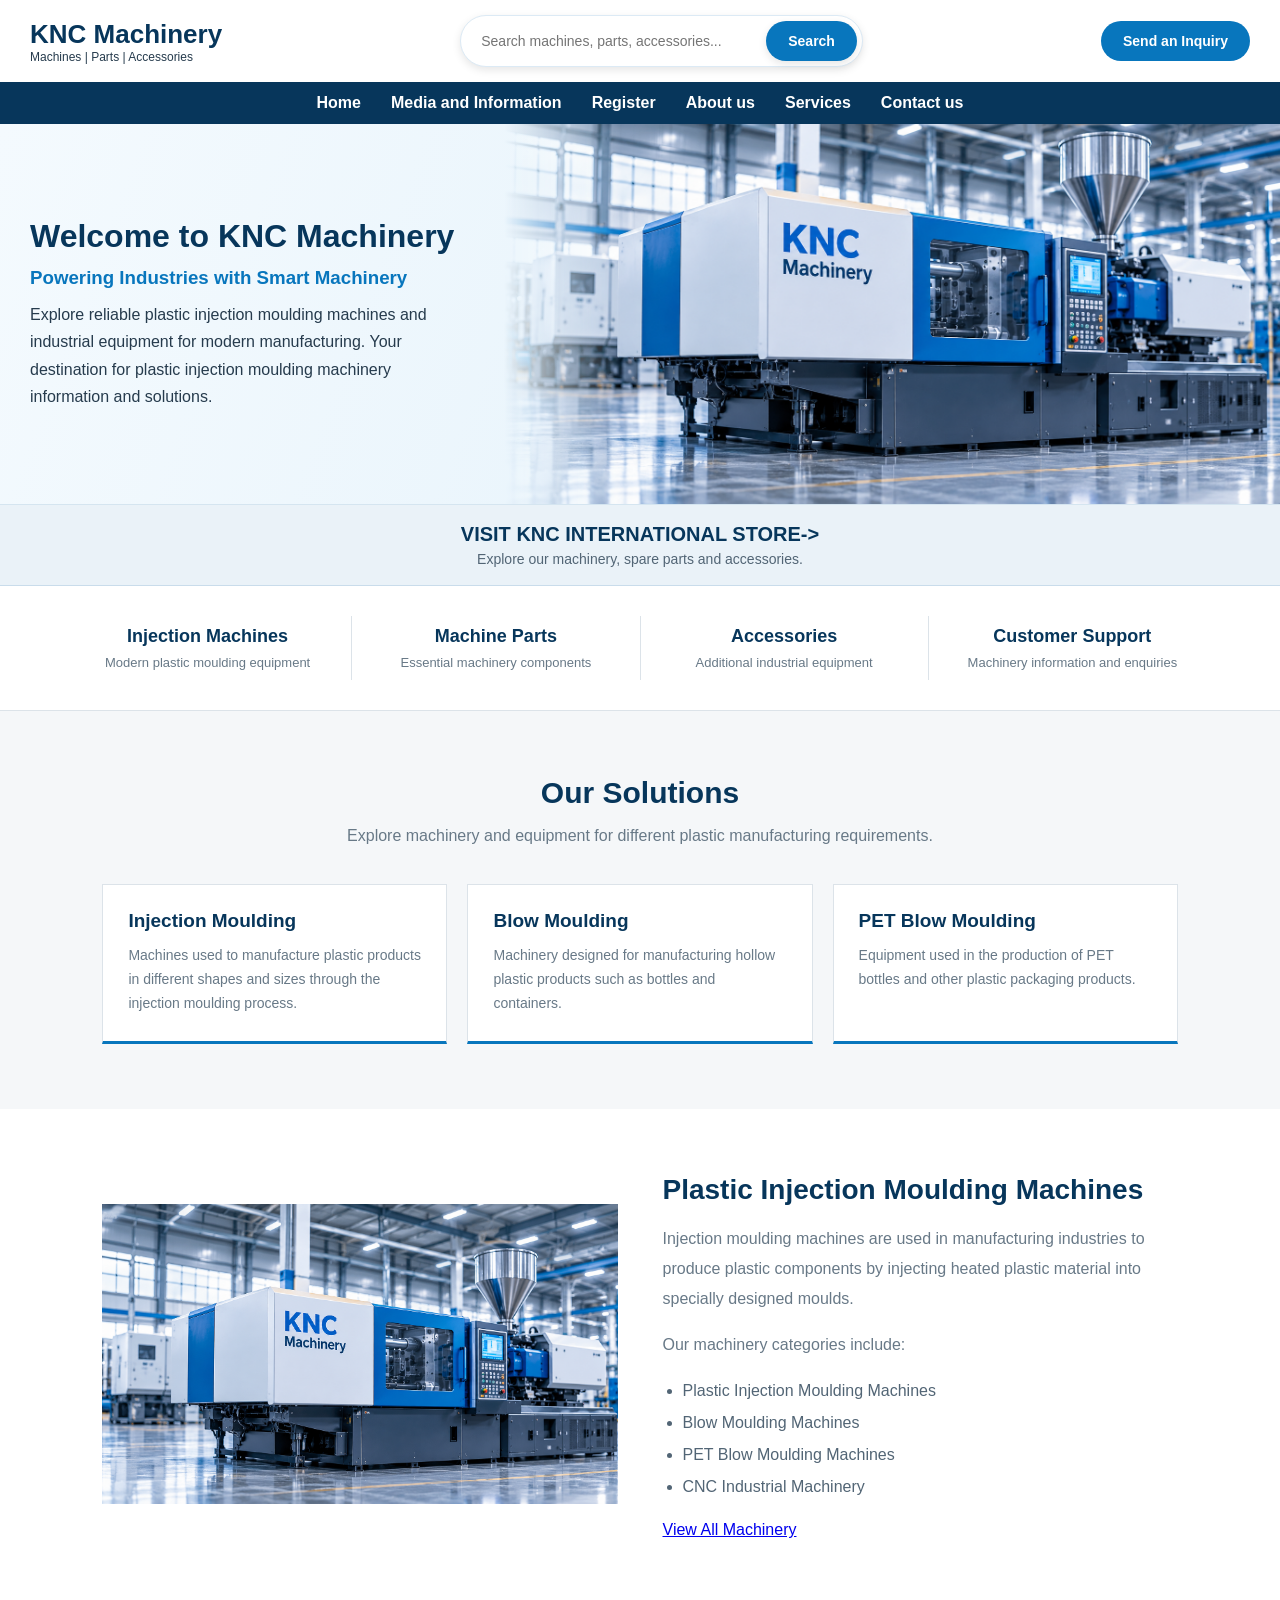
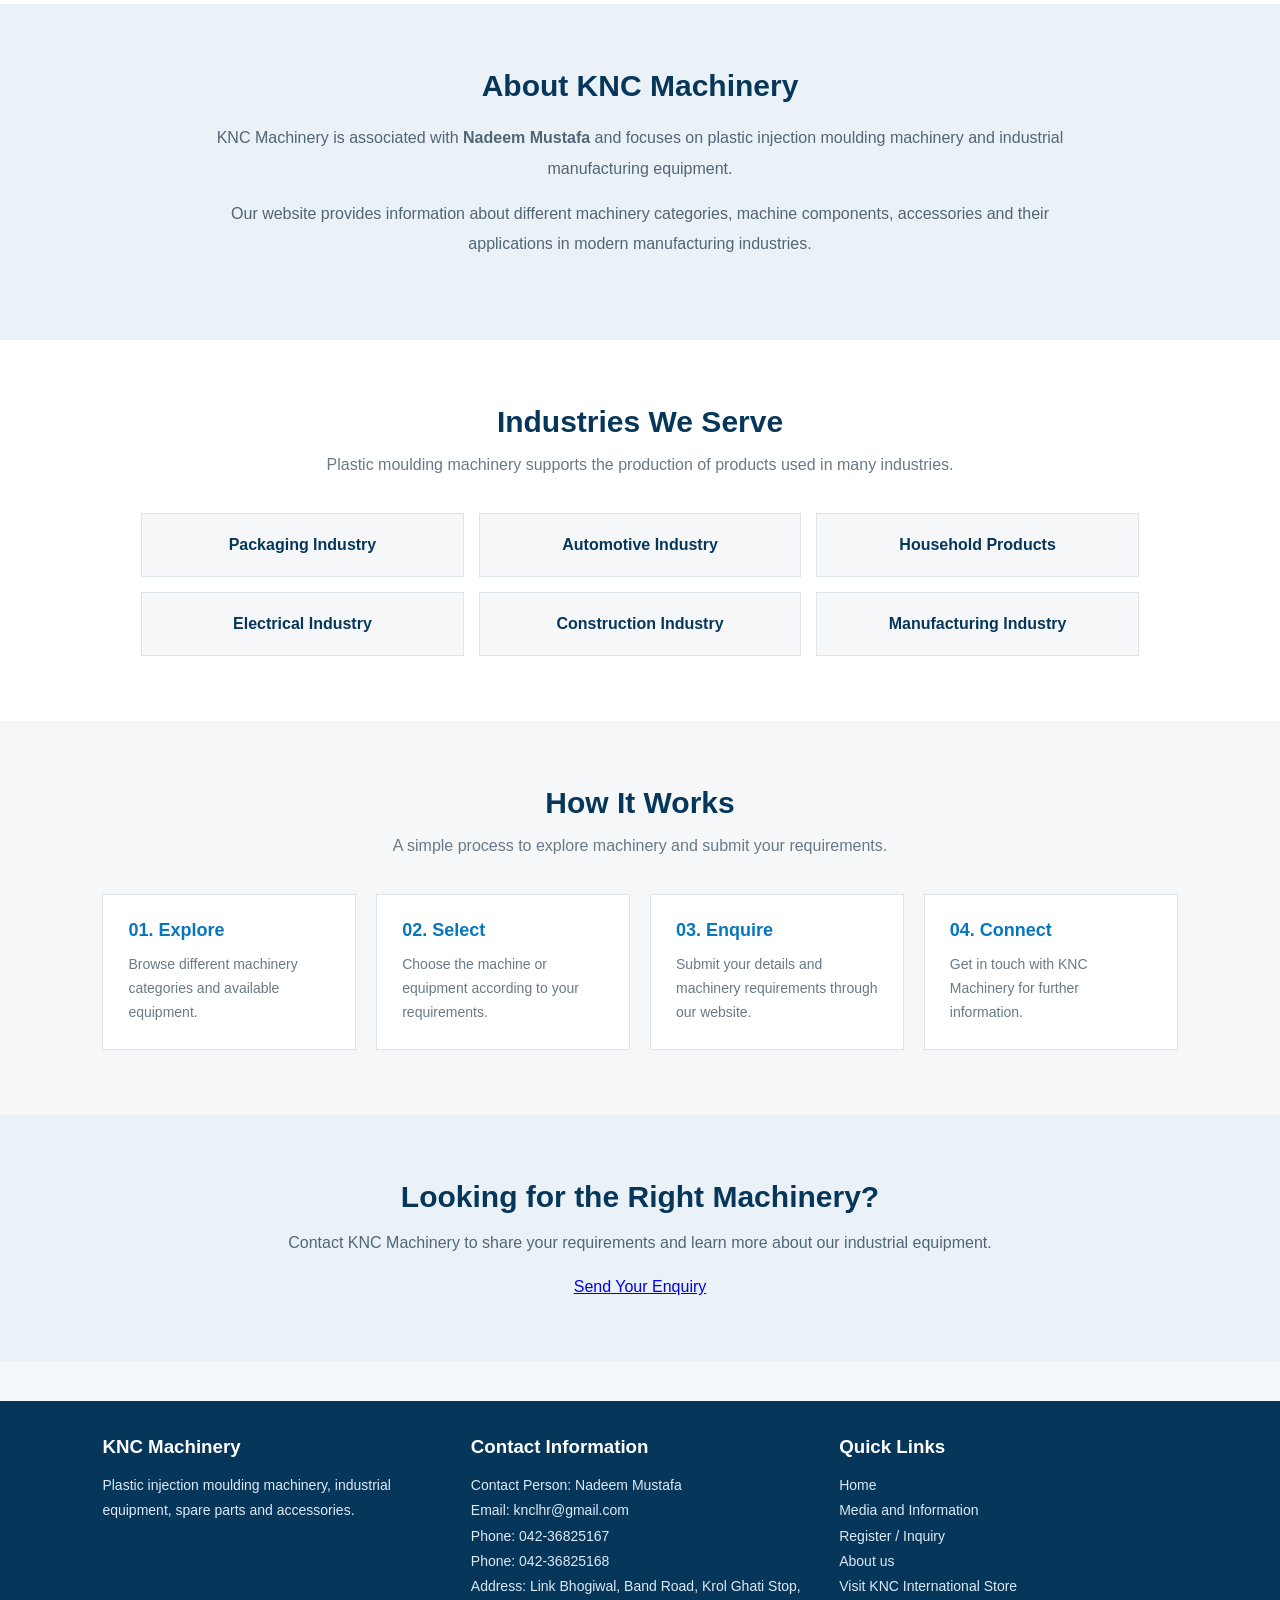
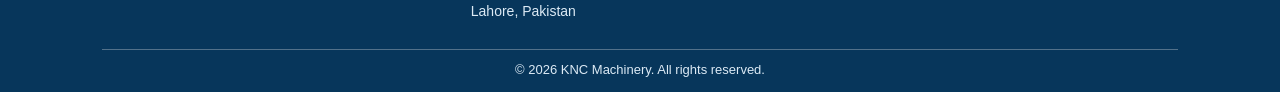
<file: index.html>
<!DOCTYPE html>
<html lang="en">
    
<head>
   <meta name="viewport" content="width=device-width, initial-scale=1.0">
    <title>KNC Machinery - Home</title>

    <style>
    *{
    margin:0;
    padding:0;
    box-sizing: border-box;
    }
    body{
    font-family: Arial, Helvetica, sans-serif;
    background-color: #F3F7FA;
    color: #263B4D;
    }
    header{
    display: flex;
    justify-content: space-between;
    align-items: center;
    padding: 15px 30px;
    background: white;
    }
    .logo h1{
    color: #07365B;
    font-size: 26px;
    }
    .logo p{
    font-size: 12px;
    color: #263B4D;
    }
   .search input {
    width: 300px;
    padding: 12px 15px;
    border: none;
    outline: none;
    background: transparent;
    font-size: 14px;
    }
    .search {
    display: flex;
    align-items: center;
    border: 1px solid #DCEAF5;
    border-radius: 30px;
    background-color: white;
    padding: 5px;
    transition: 0.3s;
    box-shadow: 0 3px 8px rgba(0, 0, 0, 0.1);
    }
    .search button {
    background-color: #0876BD;
    color: white;
    padding: 12px 22px;
    border: none;
    border-radius: 25px;
    cursor: pointer;
    font-size: 14px;
    font-weight: bold;
    transition: 0.3s;
    box-shadow: 0 3px 8px rgba(0, 0, 0, 0.1);
    } 
    .search button:hover {
    background-color: #07365B;
    transform: scale(1.05);
    }
    .search:focus-within {
    border-color: #0876BD;
    box-shadow: 0 0 8px rgba(8, 118, 189, 0.2);
    }  
    .inquiry-button {
    display: inline-block;
    background-color: #0876BD;
    color: white;
    padding: 12px 22px;
    border-radius: 25px;
    text-decoration: none;
    font-size: 14px;
    font-weight: bold;
    transition: 0.3s;
    }
    .inquiry-button:hover {
    background-color: #07365B;
    transform: scale(1.05);
    }
    nav{
    display:flex;
    justify-content:center;
    gap:30px;
    padding:12px;
    background-color: #07365B;
    text-decoration:none;
     position: sticky;
    top: 0;
    z-index: 1000;
    }
    nav a {
    color: white;
    text-decoration: none;
    font-size: 16px;
    font-weight: bold;
    transition: 0.3s;
    }
    nav a:hover {
    color: #DCEAF5;
    text-decoration: underline;
    }
    main {
    padding: 0;
    }
    .hero-section {
    display: flex;
    align-items: center;
    min-height: 350px;
    background: linear-gradient(110deg, #F4FAFE, #EAF5FC, #F7FBFE);
    overflow: hidden;
    margin-bottom: 0px;
    }
    .hero-text {
    flex: 0.8;
    padding: 30px;
    }
    .hero-text h1 {
    color: #07365B;
    font-size: 32px;
    margin-bottom: 12px;
    }
    .hero-text h3 {
    color: #0876BD;
    margin-bottom: 12px;
    }
    .hero-text p {
    color: #263B4D;
    line-height: 1.7;
    }
    .hero-image-container {
    flex: 1.4;
    height: 380px;
    }
    .main-image {
    width: 100%;
    height: 100%;
    object-fit: cover;
    object-position: center bottom;
    display: block;
    mask-image: linear-gradient(to right, transparent, black 15%);
    }
    .hero-section {
    border-bottom: 1px solid #D5E5F0;
    }
    main section:not(.hero-section):not(.highlights) {
        padding: 65px 8%;
    }
    .section-heading {
        text-align: center;
        margin-bottom: 35px;
    }
    .section-heading h2 {
        color: #07365B;
        font-size: 30px;
        margin-bottom: 12px;
    }
    .section-heading p {
        color: #687987;
        line-height: 1.7;
    }
/* OFFICIAL STORE BANNER */
.store-banner {
    background-color: #EAF2F8;
    text-align: center;
    padding: 18px;
    border-bottom: 1px solid #C9DCEB;
}

.store-banner a {
    display: inline-block;
    color: #07365B;
    font-size: 20px;
    font-weight: bold;
    text-decoration: none;
    transition: 0.3s;
}

.store-banner a:hover {
    color: #0876BD;
    text-decoration: underline;
}

.store-banner p {
    color: #526575;
    margin: 5px 0 0;
    font-size: 14px;
}
    /*highlights*/
    .highlights {
        display: flex;
        justify-content: space-around;
        background-color: white;
        padding: 30px 5%;
        border-bottom: 1px solid #DCE3E9;
    }
    .highlight {
        text-align: center;
        padding: 10px 20px;
        flex: 1;
        border-right: 1px solid #DCE3E9;
    }
    .highlight:last-child {
        border-right: none;
    }
    .highlight h3 {
        color: #07365B;
        font-size: 18px;
        margin-bottom: 8px;
    }
    .highlight p {
        color: #687987;
        font-size: 13px;
    }

    /*our solutions*/
    .solutions {
        background-color: #F5F7F9;
    }
    .solution-container {
        display: flex;
        gap: 20px;
    }
    .solution-box {
        flex: 1;
        background-color: white;
        border: 1px solid #DCE3E9;
        padding: 25px;
        border-bottom: 3px solid #0876BD;
        transition: 0.3s;
    }
    .solution-box:hover {
        border-color: #0876BD;
    }
    .solution-box h3 {
        color: #07365B;
        font-size: 19px;
        margin-bottom: 12px;
    }
    .solution-box p {
        color: #687987;
        line-height: 1.7;
        font-size: 14px;
    }
    .solution-box a {
        display: inline-block;
        color: #0876BD;
        text-decoration: none;
        font-weight: bold;
        margin-top: 18px;
        font-size: 14px;
    }

    /*machine*/
    .machinery-section {
        background-color: white;
    }
    .machine-content {
        display: flex;
        align-items: center;
        gap: 45px;
    }
    .machine-image {
        flex: 1;
    }
    .machine-image img {
        width: 100%;
        height: 300px;
        object-fit: cover;
    }
    .machine-text {
        flex: 1;
    }
    .machine-text h2 {
        color: #07365B;
        font-size: 28px;
        margin-bottom: 18px;
    }
    .machine-text p {
        color: #687987;
        line-height: 1.9;
        margin-bottom: 15px;
    }
    .machine-text ul {
        padding-left: 20px;
        line-height: 2;
        color: #526575;
    }

    /*about*/
    .about-section {
        background-color: #EAF2F8;
        text-align: center;
    }
    .about-section h2 {
        color: #07365B;
        font-size: 30px;
        margin-bottom: 20px;
    }
    .about-section p {
        max-width: 850px;
        margin: 0 auto 15px;
        line-height: 1.9;
        color: #526575;
    }

    /*induestries*/
    .industries-section {
        background-color: white;
    }
    .industry-container {
        display: flex;
        flex-wrap: wrap;
        justify-content: center;
        gap: 15px;
    }
    .industry-box {
        width: 30%;
        padding: 22px;
        text-align: center;
        background-color: #F5F7F9;
        border: 1px solid #DCE3E9;
        color: #07365B;
        font-weight: bold;
        transition: 0.3s;
    }
    .industry-box:hover {
        background-color: #EAF2F8;
        border-color: #0876BD;
    }

    /*process*/
    .process-section {
        background-color: #F5F7F9;
    }
    .process-container {
        display: flex;
        gap: 20px;
    }
    .process-box {
        flex: 1;
        background-color: white;
        padding: 25px;
        border: 1px solid #DCE3E9;
    }
    .process-box h3 {
        color: #0876BD;
        font-size: 18px;
        margin-bottom: 12px;
    }
    .process-box p {
        color: #687987;
        font-size: 14px;
        line-height: 1.7;
    }

    /* Contact Section */
    .contact-section {
        background-color: #EAF2F8;
        text-align: center;
    }
    .contact-section h2 {
        color: #07365B;
        font-size: 30px;
        margin-bottom: 15px;
    }
    .contact-section p {
        color: #526575;
        line-height: 1.8;
        margin-bottom: 20px;
    }
/* FOOTER */
footer {
    background-color: #07365B;
    color: white;
    padding: 35px 8% 15px;
    margin-top: 40px;
}
.footer-content {
    display: flex;
    justify-content: space-between;
    flex-wrap: wrap;
    gap: 30px;
}
.footer-content div {
    flex: 1 1 220px;
}
.footer-content h3 {
    color: white;
    margin-bottom: 15px;
}
.footer-content p {
    color: #DCEAF5;
    font-size: 14px;
    line-height: 1.8;
}
.footer-content a {
    color: #DCEAF5;
    text-decoration: none;
    transition: 0.3s;
}
.footer-content a:hover {
    color: white;
    text-decoration: underline;
}
.footer-bottom {
    text-align: center;
    border-top: 1px solid #52718A;
    margin-top: 25px;
    padding-top: 12px;
}
.footer-bottom p {
    font-size: 13px;
    color: #DCEAF5;
}
    </style>
</head>

<body>
    <header>
    <div class="logo">
        <h1>KNC Machinery</h1>
        <p>Machines | Parts | Accessories</p>
    </div>

    <div class="search">
        <input type="text" placeholder="Search machines, parts, accessories...">
        <button>Search</button>
    </div>
     <a href="register.html" class="inquiry-button">Send an Inquiry</a>
    </header>

    <nav>
        <a href="index.html">Home</a> 
        <a href="media.html">Media and Information</a> 
        <a href="register.html">Register</a>
        <a href="aboutus.html">About us</a>
        <a href="services.html">Services</a>
        <a href="helpus.html">Contact us</a>
    </nav>

    <main>
       <section class="hero-section">
    <div class="hero-text">
        <h1>Welcome to KNC Machinery</h1>
        <h3>Powering Industries with Smart Machinery</h3>
        <p>Explore reliable plastic injection moulding machines and industrial equipment for modern manufacturing. Your destination for plastic injection moulding machinery information and solutions.</p>
    </div>
    
    <div class="hero-image-container">
        <img class="main-image" src="images/img1.png" alt="Industrial plastic injection moulding machine">
    </div>
       </section>
<div class="store-banner">
    <a href="https://pakmachine.com.pk/service/knc-international-3" target="_blank">
    VISIT KNC INTERNATIONAL STORE->
    </a>
    <p>Explore our machinery, spare parts and accessories.</p>
</div>
        <section class="highlights">
            <div class="highlight">
                <h3>Injection Machines</h3>
                <p>Modern plastic moulding equipment</p>
            </div>
            <div class="highlight">
                <h3>Machine Parts</h3>
                <p>Essential machinery components</p>
            </div>
            <div class="highlight">
                <h3>Accessories</h3>
                <p>Additional industrial equipment</p>
            </div>
            <div class="highlight">
                <h3>Customer Support</h3>
                <p>Machinery information and enquiries</p>
            </div>
        </section>

        <section class="solutions" id="solutions">
            <div class="section-heading">
                <h2>Our Solutions</h2>
                <p> Explore machinery and equipment for different plastic manufacturing requirements.</p>
            </div>
            <div class="solution-container">
                <div class="solution-box">
                    <h3>Injection Moulding</h3>
                    <p>Machines used to manufacture plastic products in different shapes and sizes through the
                    injection moulding process. </p>
                </div>
                <div class="solution-box">
                    <h3>Blow Moulding</h3>
                    <p>Machinery designed for manufacturing hollow
                        plastic products such as bottles and containers.</p>
                </div>
                <div class="solution-box">
                    <h3>PET Blow Moulding</h3>
                    <p> Equipment used in the production of PET
                        bottles and other plastic packaging products. </p>
                </div>
            </div>
        </section>

        <section class="machinery-section">
            <div class="machine-content">
                <div class="machine-image">
                    <img src="images/img1.png"
                    alt="Industrial Injection Moulding Machine">
                </div>

                <div class="machine-text">
                    <h2>Plastic Injection Moulding Machines</h2>
                    <p>
                        Injection moulding machines are used in
                        manufacturing industries to produce plastic
                        components by injecting heated plastic
                        material into specially designed moulds.
                    </p>
                    <p>Our machinery categories include:</p>
                    <ul>
                        <li>Plastic Injection Moulding Machines</li>
                        <li>Blow Moulding Machines</li>
                        <li>PET Blow Moulding Machines</li>
                        <li>CNC Industrial Machinery</li>
                    </ul>
                    <br>
                    <a href="https://pakmachine.com.pk/service/knc-international-3" class="hero-button"
                       target="_blank">View All Machinery</a> 
                </div>
            </div>
        </section>

        <section class="about-section" id="about">
            <h2>About KNC Machinery</h2>
            <p>
                KNC Machinery is associated with
                <strong>Nadeem Mustafa</strong> and focuses on
                plastic injection moulding machinery and
                industrial manufacturing equipment.
            </p>
            <p>
                Our website provides information about different
                machinery categories, machine components,
                accessories and their applications in modern
                manufacturing industries.
            </p>
        </section>

        <section class="industries-section">
            <div class="section-heading">
                <h2>Industries We Serve</h2>
                <p>
                    Plastic moulding machinery supports the production
                    of products used in many industries.
                </p>
            </div>
            <div class="industry-container">
                <div class="industry-box">
                    Packaging Industry
                </div>
                <div class="industry-box">
                    Automotive Industry
                </div>
                <div class="industry-box">
                    Household Products
                </div>
                <div class="industry-box">
                    Electrical Industry
                </div>
                <div class="industry-box">
                    Construction Industry
                </div>
                <div class="industry-box">
                    Manufacturing Industry
                </div>
            </div>
        </section>
    
        <section class="process-section">
            <div class="section-heading">
                <h2>How It Works</h2>
                <p>
                    A simple process to explore machinery
                    and submit your requirements.
                </p>
            </div>
            <div class="process-container">
                <div class="process-box">
                    <h3>01. Explore</h3>
                    <p>
                        Browse different machinery categories
                        and available equipment.
                    </p>
                </div>
                <div class="process-box">
                    <h3>02. Select</h3>
                    <p>
                        Choose the machine or equipment
                        according to your requirements.
                    </p>
                </div>
                <div class="process-box">
                    <h3>03. Enquire</h3>
                    <p>
                        Submit your details and machinery
                        requirements through our website.
                    </p>
                </div>
                <div class="process-box">
                    <h3>04. Connect</h3>
                    <p>
                        Get in touch with KNC Machinery
                        for further information.
                    </p>
                </div>
            </div>
        </section>

        <section class="contact-section">
            <h2>Looking for the Right Machinery?</h2>
            <p>Contact KNC Machinery to share your requirements
                and learn more about our industrial equipment.
            </p>
            <a href="register.html" class="hero-button">Send Your Enquiry</a>
        </section>
    </main>

    
<footer>
    <div class="footer-content">
        <div class="footer-about">
            <h3>KNC Machinery</h3>
            <p>
                Plastic injection moulding machinery,
                industrial equipment, spare parts and accessories.
            </p>
        </div>

        <div class="footer-contact">
            <h3>Contact Information</h3>
            <p>Contact Person: Nadeem Mustafa</p>
              <p>Email: <a href="mailto:knclhr@gmail.com" style="color: #DCEAF5; text-decoration: none;">knclhr@gmail.com</a></p>
            <p>Phone: <a href="tel:+924236825167">042-36825167</a></p>
            <p>Phone: <a href="tel:+924236825168">042-36825168</a></p>
            <p>Address: Link Bhogiwal, Band Road,
                Krol Ghati Stop, Lahore, Pakistan</p>
        </div>

        <div class="footer-links">
            <h3>Quick Links</h3>
            <p><a href="index.html">Home</a></p>
            <p><a href="media.html">Media and Information</a></p>
            <p><a href="register.html">Register / Inquiry</a></p>
            <p><a href="aboutus.html">About us</a></p>
            <p>
                <a href="https://pakmachine.com.pk/service/knc-international-3" target="_blank">
                    Visit KNC International Store</a>
            </p>
        </div>

    </div>

    <div class="footer-bottom">
        <p>&copy; 2026 KNC Machinery. All rights reserved.</p>
    </div>
</footer>

</body>
</html>
</file>
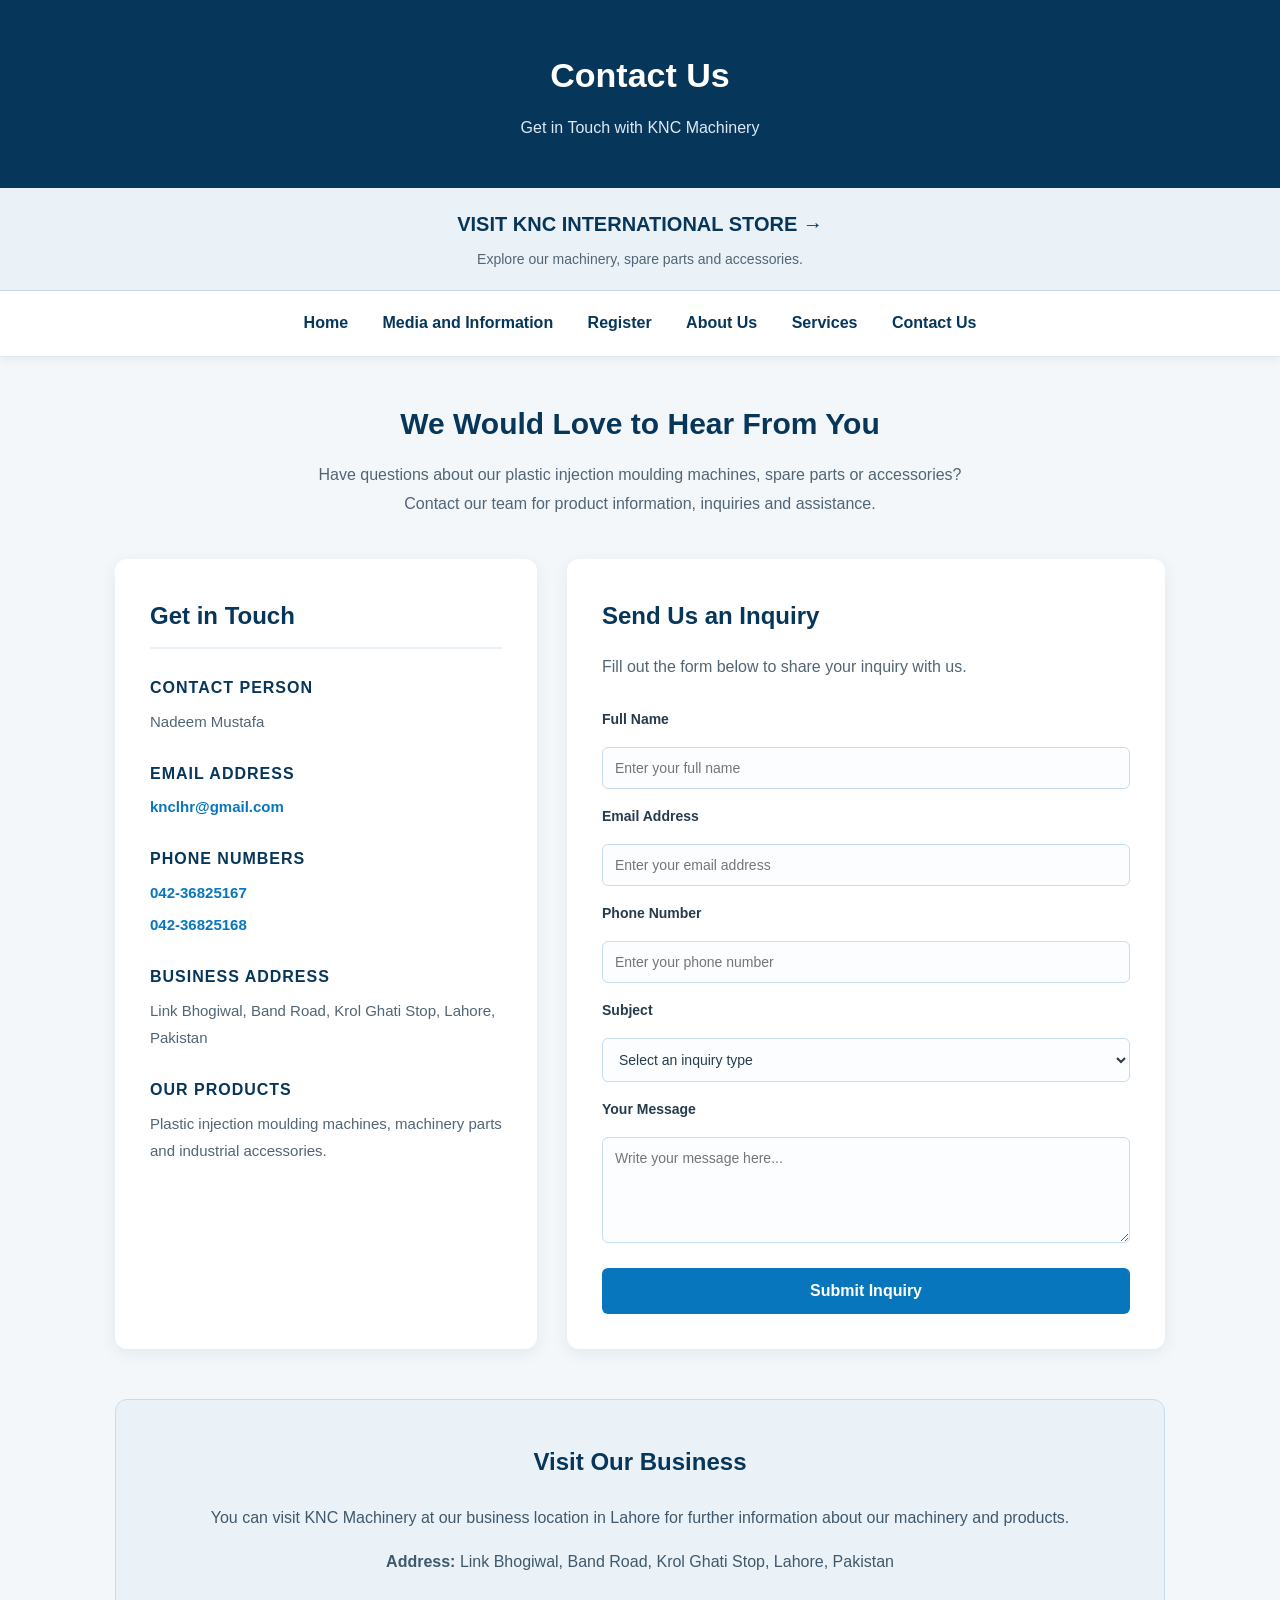
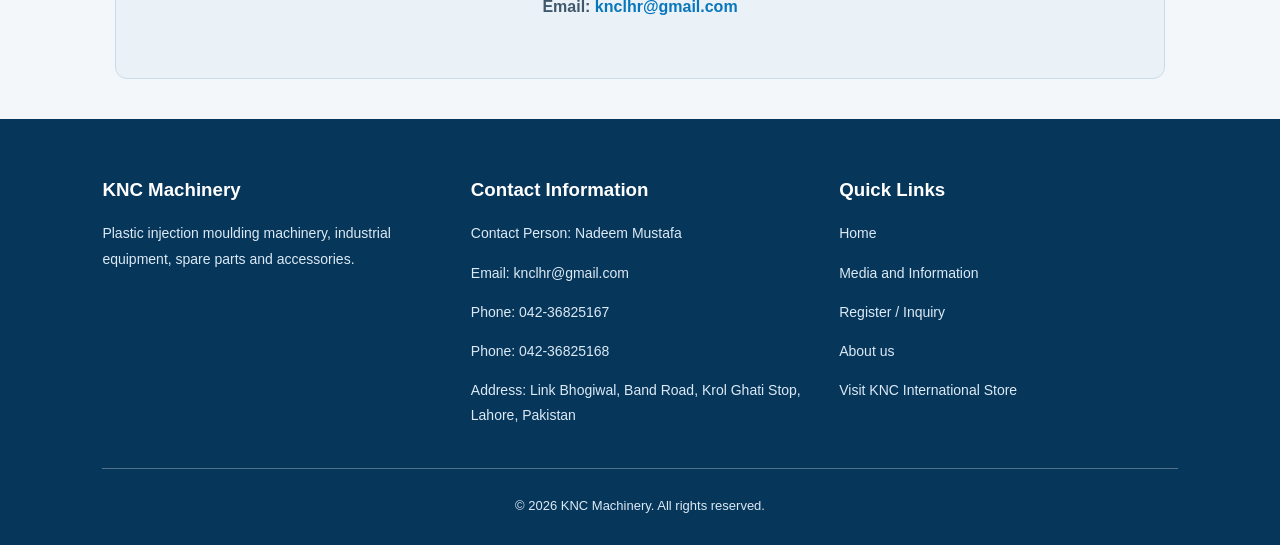
<file: helpus.html>
<!DOCTYPE html>
<html lang="en">
<head>
    <meta name="viewport" content="width=device-width, initial-scale=1.0">
    <title>KNC Machinery - Contact Us</title>
    <link rel="stylesheet" href="helpus.css">
</head>

<body>
    <header>
        <h1>Contact Us</h1>
        <p>Get in Touch with KNC Machinery</p>
    </header>

    <div class="store-banner">
        <a href="https://pakmachine.com.pk/service/knc-international-3" target="_blank">
            VISIT KNC INTERNATIONAL STORE →
        </a>
        <p>Explore our machinery, spare parts and accessories.</p>
    </div>
    <nav>
        <a href="index.html">Home</a>
        <a href="media.html">Media and Information</a>
        <a href="register.html">Register</a>
        <a href="aboutus.html">About Us</a>
        <a href="services.html">Services</a>
        <a href="helpus.html">Contact Us</a>
    </nav>

    <main>
        <section class="intro">
            <h2>We Would Love to Hear From You</h2>
            <p>
                Have questions about our plastic injection moulding machines,
                spare parts or accessories? Contact our team for product
                information, inquiries and assistance.
            </p>
        </section>

        <section class="contact-container">
            <div class="contact-info">
                <h2>Get in Touch</h2>
                <div class="info-box">
                    <h3>Contact Person</h3>
                    <p>Nadeem Mustafa</p>
                </div>

                <div class="info-box">
                    <h3>Email Address</h3>
                    <p>
                        <a href="mailto:knclhr@gmail.com">knclhr@gmail.com</a>
                    </p>
                </div>

                <div class="info-box">
                    <h3>Phone Numbers</h3>
                    <p>
                        <a href="tel:+924236825167">042-36825167</a>
                    </p>
                    <p>
                        <a href="tel:+924236825168">042-36825168</a>
                    </p>
                </div>

                <div class="info-box">
                    <h3>Business Address</h3>
                    <p>
                        Link Bhogiwal, Band Road, Krol Ghati Stop,
                        Lahore, Pakistan
                    </p>
                </div>

                <div class="info-box">
                    <h3>Our Products</h3>
                    <p>
                        Plastic injection moulding machines, machinery parts
                        and industrial accessories.
                    </p>
                </div>
            </div>

            <div class="contact-form">
                <h2>Send Us an Inquiry</h2>
                <p>Fill out the form below to share your inquiry with us.</p>

                <form action="#" method="post">

                    <label for="name">Full Name</label>
                    <input type="text" id="name" name="name"
                    placeholder="Enter your full name" required>

                    <label for="email">Email Address</label>
                    <input type="email" id="email" name="email"
                    placeholder="Enter your email address" required>

                    <label for="phone">Phone Number</label>
                    <input type="tel" id="phone" name="phone"
                    placeholder="Enter your phone number">

                    <label for="subject">Subject</label>
                    <select id="subject" name="subject" required>
                        <option value="">Select an inquiry type</option>
                        <option value="machinery">Machinery Inquiry</option>
                        <option value="parts">Machinery Parts</option>
                        <option value="accessories">Accessories</option>
                        <option value="other">Other</option>
                    </select>

                    <label for="message">Your Message</label>
                    <textarea id="message" name="message"
                    rows="5" placeholder="Write your message here..."
                    required></textarea>

                    <button type="submit">Submit Inquiry</button>

                </form>
            </div>

        </section>

        <section class="visit-section">
            <h2>Visit Our Business</h2>
            <p>
                You can visit KNC Machinery at our business location in Lahore
                for further information about our machinery and products.
            </p>
            <p>
                <strong>Address:</strong>
                Link Bhogiwal, Band Road, Krol Ghati Stop, Lahore, Pakistan
            </p>
            <p>
                <strong>Email:</strong> 
                <a href="mailto:knclhr@gmail.com">knclhr@gmail.com</a>
            </p>
        </section>

    </main>

    <footer>
    <div class="footer-content">
        <div class="footer-about">
            <h3>KNC Machinery</h3>
            <p>
                Plastic injection moulding machinery,
                industrial equipment, spare parts and accessories.
            </p>
        </div>

        <div class="footer-contact">
            <h3>Contact Information</h3>
            <p>Contact Person: Nadeem Mustafa</p>
             <p>Email: <a href="mailto:knclhr@gmail.com" style="color: #DCEAF5; text-decoration: none;">knclhr@gmail.com</a></p>
            <p>Phone: <a href="tel:+924236825167">042-36825167</a></p>
            <p>Phone: <a href="tel:+924236825168">042-36825168</a></p>
            <p>Address: Link Bhogiwal, Band Road,
                Krol Ghati Stop, Lahore, Pakistan</p>
        </div>

        <div class="footer-links">
            <h3>Quick Links</h3>
            <p><a href="index.html">Home</a></p>
            <p><a href="media.html">Media and Information</a></p>
            <p><a href="register.html">Register / Inquiry</a></p>
            <p><a href="aboutus.html">About us</a></p>
            <p>
                <a href="https://pakmachine.com.pk/service/knc-international-3" target="_blank">
                    Visit KNC International Store</a>
            </p>
        </div>

    </div>

    <div class="footer-bottom">
        <p>&copy; 2026 KNC Machinery. All rights reserved.</p>
    </div>
</footer>


</body>
</html>
</file>
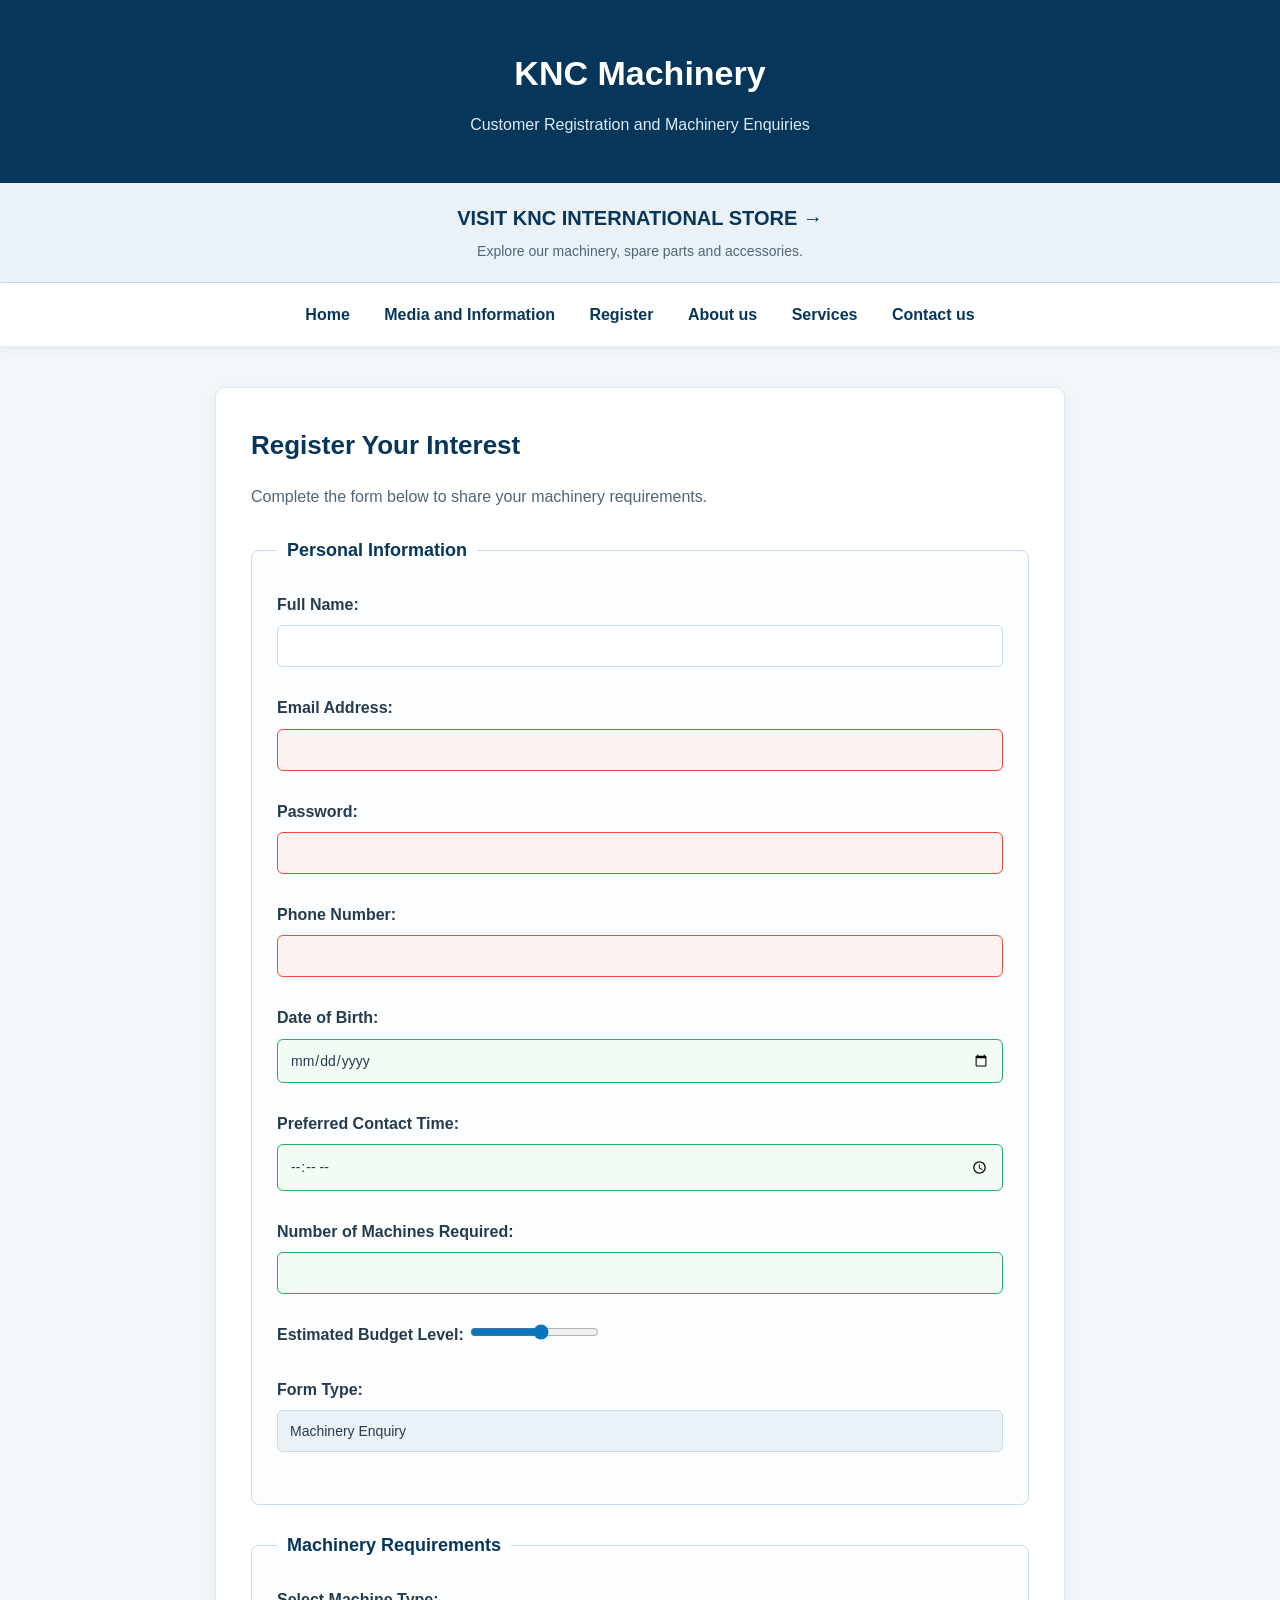
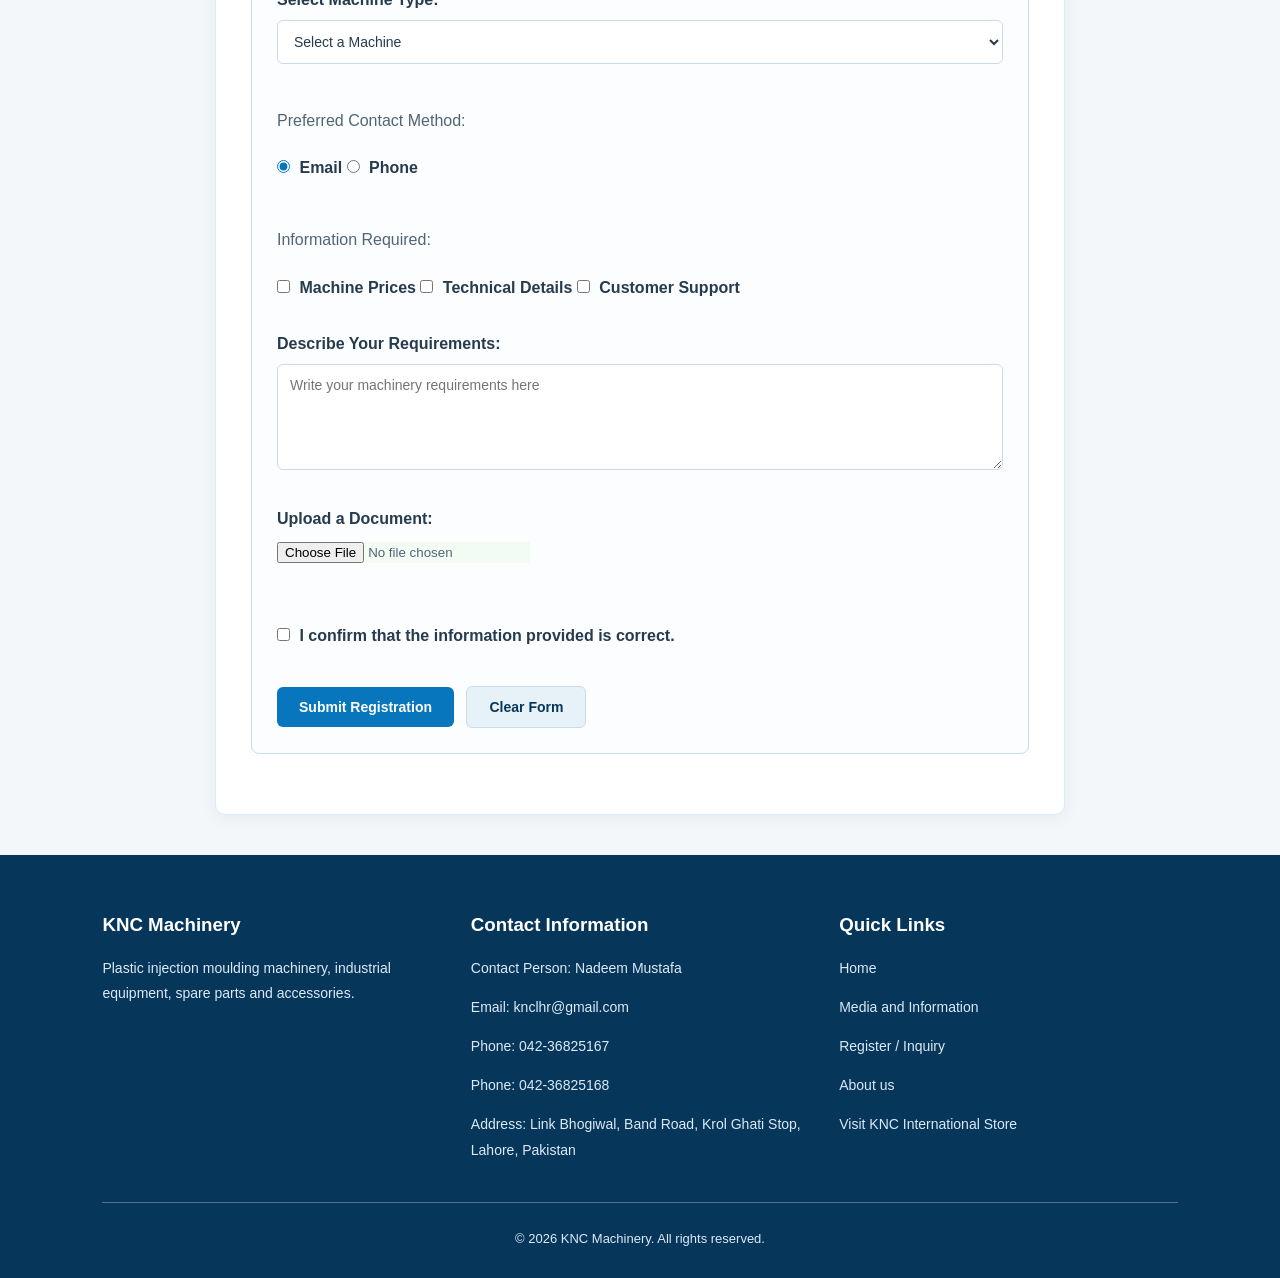
<file: register.html>
<!DOCTYPE html>
<html lang="en">
    <link rel="stylesheet" href="register.css">
    <meta name="viewport" content="width=device-width, initial-scale=1.0">
<head>
    <title>KNC Machinery - Registration</title>
</head>
<body>
    <header>
        <h1>KNC Machinery</h1>
        <p>Customer Registration and Machinery Enquiries</p>
    </header>
<div class="store-banner">
    <a href="https://pakmachine.com.pk/service/knc-international-3" target="_blank">
        VISIT KNC INTERNATIONAL STORE →
    </a>
    <p>Explore our machinery, spare parts and accessories.</p>
</div>
    <nav>
        <a href="index.html">Home</a> 
        <a href="media.html">Media and Information</a> 
        <a href="register.html">Register</a>
        <a href="aboutus.html">About us</a>
        <a href="services.html">Services</a>
        <a href="helpus.html">Contact us</a>
    </nav>
    <main>
        <section>
            <h2>Register Your Interest</h2>
            <p>Complete the form below to share your machinery requirements.</p>

            <form action="#" method="get">
                <fieldset>
                    <legend>Personal Information</legend>

                    <label for="fullname">Full Name:</label>
                    <input type="text" id="fullname" name="fullname" required minlength="3" maxlength="50" placeholder=" ">
                    <br><br>

                    <label for="email">Email Address:</label>
                    <input type="email" id="email" name="email" required>
                    <br><br>

                    <label for="password">Password:</label>
                    <input type="password" id="password" name="password" required minlength="8" maxlength="20">
                    <br><br>

                    <label for="phone">Phone Number:</label>
                    <input type="text" id="phone" name="phone" required>
                    <br><br>

                    <label for="date">Date of Birth:</label>
                    <input type="date" id="date" name="date">
                    <br><br>

                    <label for="time">Preferred Contact Time:</label>
                    <input type="time" id="time" name="time">
                    <br><br>

                    <label for="quantity">Number of Machines Required:</label>
                    <input type="number" id="quantity" name="quantity" min="1" max="100">
                    <br><br>

                    <label for="budget">Estimated Budget Level:</label>
                    <input type="range" id="budget" name="budget" min="1" max="10">
                    <br><br>

                    <label for="formtype">Form Type:</label>
                    <input type="text" id="formtype" name="formtype" value="Machinery Enquiry" readonly>
                    <br><br>
                </fieldset>

                <fieldset>
                    <legend>Machinery Requirements</legend>

                    <label for="machine">Select Machine Type:</label>
                    <select id="machine" name="machine" required>
                        <option value="" selected disabled>Select a Machine</option>
                        <option value="injection">Injection Molding Machine</option>
                        <option value="servo">Servo-Hydraulic Machine</option>
                        <option value="blow">Blow moulding Machine</option>
                        <option value="pet">Pet blow Machine</option>
                        <option value="CNC">CNC Machine</option>
                        <option value="Parts">Parts</option>
                        <option value="accessories">Accessories</option>
                        <option value="other">Other</option>
                    </select>
                    <br><br>

                    <p>Preferred Contact Method:</p>

                    <input type="radio" id="emailcontact" name="contact" value="email" checked>
                    <label for="emailcontact">Email</label>

                    <input type="radio" id="phonecontact" name="contact" value="phone">
                    <label for="phonecontact">Phone</label>
                    <br><br>

                    <p>Information Required:</p>

                    <input type="checkbox" id="price" name="interest" value="price">
                    <label for="price">Machine Prices</label>

                    <input type="checkbox" id="technical" name="interest" value="technical">
                    <label for="technical">Technical Details</label>

                    <input type="checkbox" id="support" name="interest" value="support">
                    <label for="support">Customer Support</label>
                    <br><br>

                    <label for="details">Describe Your Requirements:</label>
                    <br>
                    <textarea id="details" name="details" rows="5" cols="40" maxlength="500" placeholder="Write your machinery requirements here"></textarea>
                    <br><br>

                    <label for="document">Upload a Document:</label>
                    <input type="file" id="document" name="document" accept=".pdf,.doc,.docx">
                    <br><br>

                    <input type="checkbox" id="agreement" name="agreement" required>
                    <label for="agreement">I confirm that the information provided is correct.</label>
                    <br><br>

                    <button type="submit">Submit Registration</button>
                    <button type="reset">Clear Form</button>

                </fieldset>

            </form>
        </section>
    </main>
<footer>
    <div class="footer-content">
        <div class="footer-about">
            <h3>KNC Machinery</h3>
            <p>
                Plastic injection moulding machinery,
                industrial equipment, spare parts and accessories.
            </p>
        </div>

        <div class="footer-contact">
            <h3>Contact Information</h3>
            <p>Contact Person: Nadeem Mustafa</p>
              <p>Email: <a href="mailto:knclhr@gmail.com" style="color: #DCEAF5; text-decoration: none;">knclhr@gmail.com</a></p>
            <p>Phone: <a href="tel:+924236825167">042-36825167</a></p>
            <p>Phone: <a href="tel:+924236825168">042-36825168</a></p>
            <p>Address: Link Bhogiwal, Band Road,
                Krol Ghati Stop, Lahore, Pakistan</p>
        </div>

        <div class="footer-links">
            <h3>Quick Links</h3>
            <p><a href="index.html">Home</a></p>
            <p><a href="media.html">Media and Information</a></p>
            <p><a href="register.html">Register / Inquiry</a></p>
            <p><a href="aboutus.html">About us</a></p>
            <p>
                <a href="https://pakmachine.com.pk/service/knc-international-3" target="_blank">
                    Visit KNC International Store</a>
            </p>
        </div>

    </div>

    <div class="footer-bottom">
        <p>&copy; 2026 KNC Machinery. All rights reserved.</p>
    </div>
</footer>

</body>
</html>
</file>
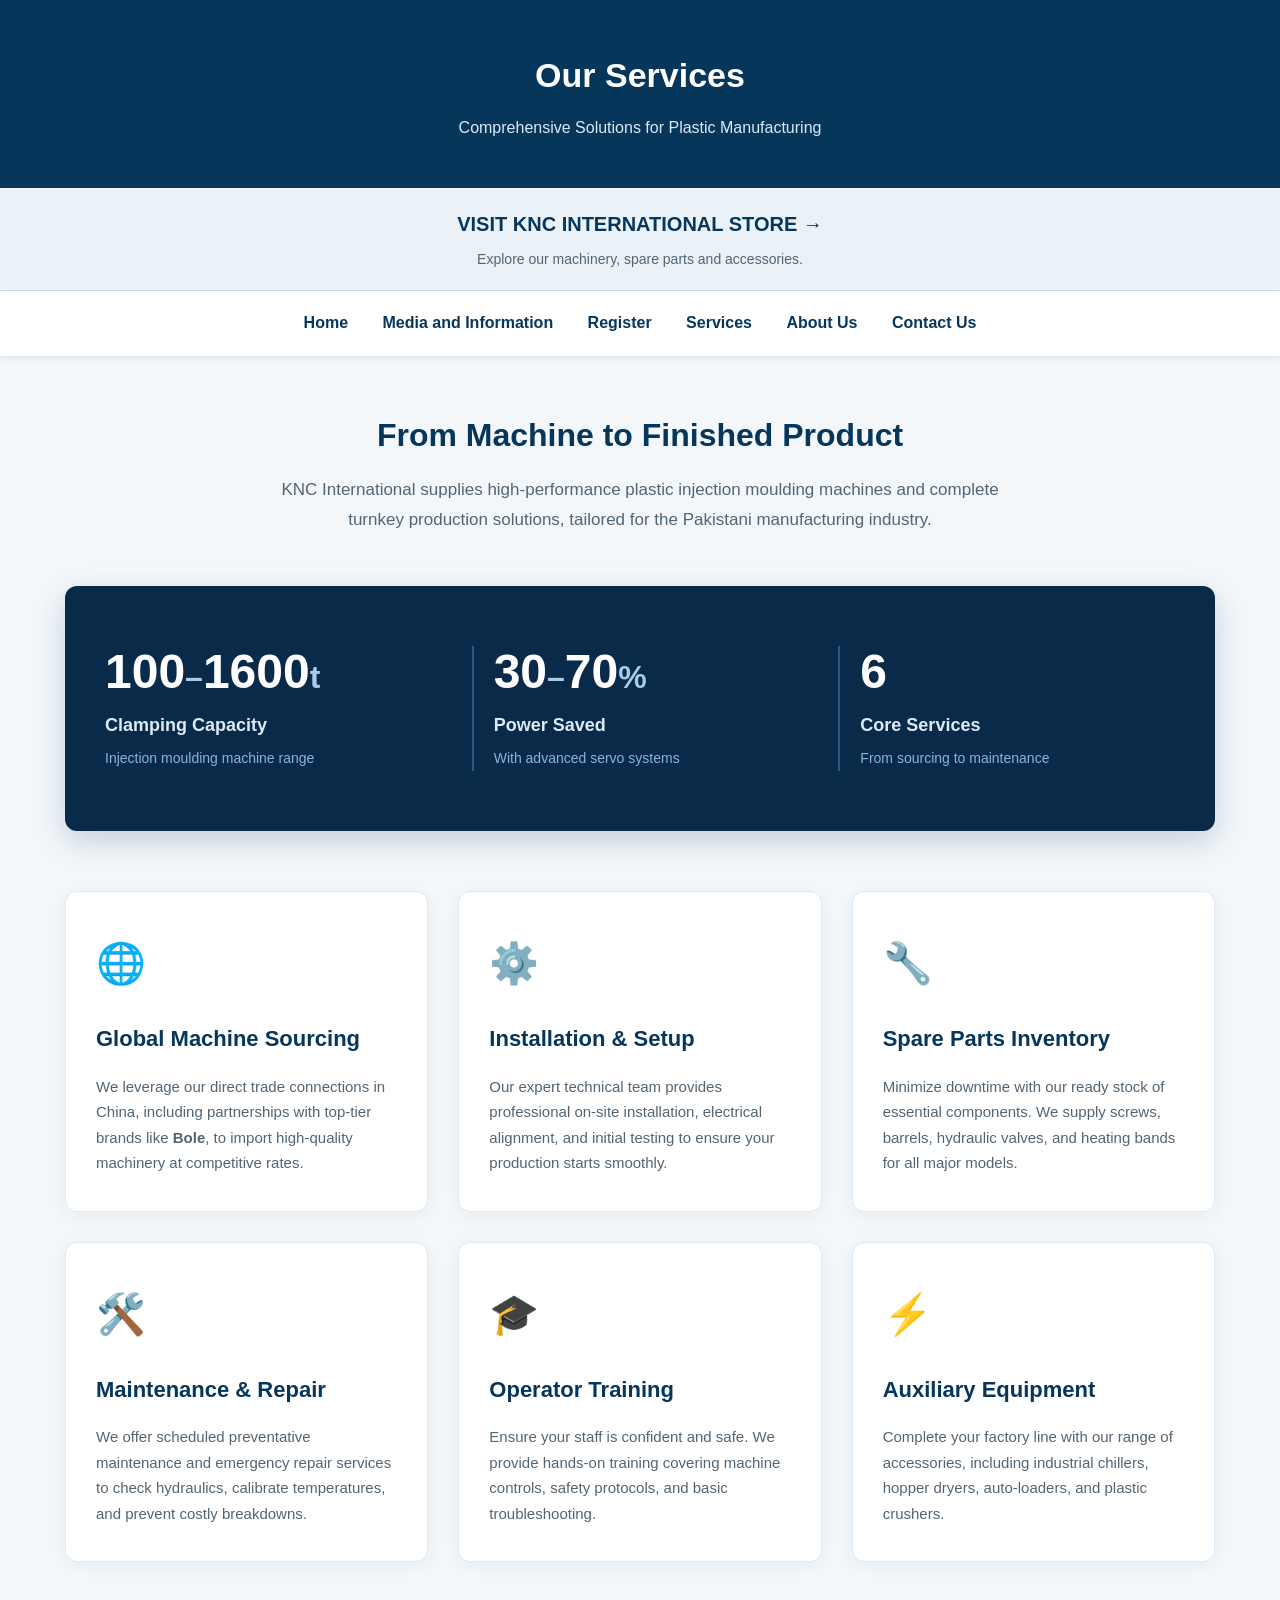
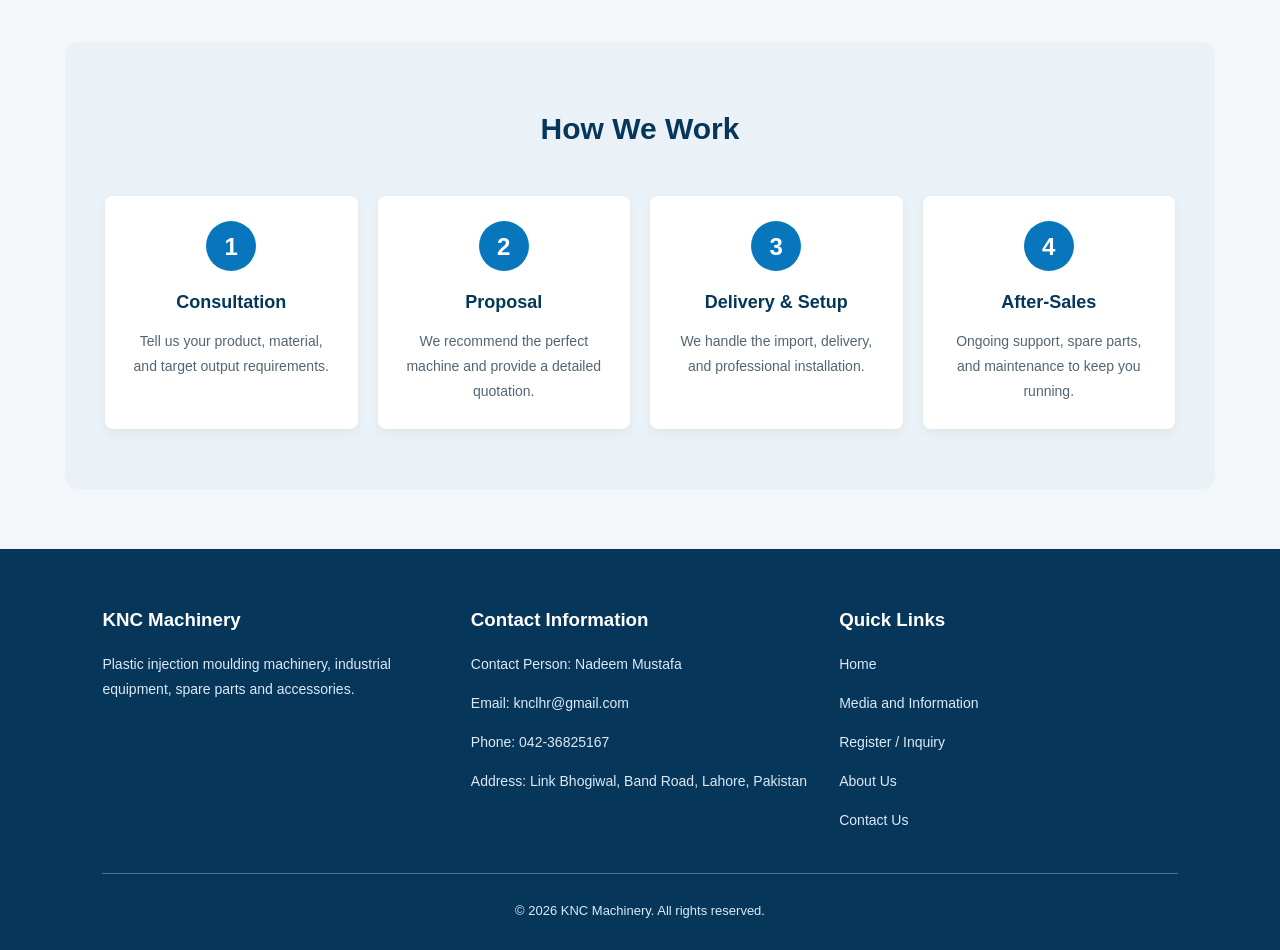
<file: services.html>
<!DOCTYPE html>
<html lang="en">
<head>
    <meta name="viewport" content="width=device-width, initial-scale=1.0">
    <title>KNC Machinery - Our Services</title>
    <link rel="stylesheet" href="services.css">
</head>
<body>
    <header>
        <h1>Our Services</h1>
        <p>Comprehensive Solutions for Plastic Manufacturing</p>
    </header>
    <div class="store-banner">
        <a href="https://pakmachine.com.pk/service/knc-international-3" target="_blank">
            VISIT KNC INTERNATIONAL STORE →
        </a>
        <p>Explore our machinery, spare parts and accessories.</p>
    </div>
    <nav>
        <a href="index.html">Home</a>
        <a href="media.html">Media and Information</a>
        <a href="register.html">Register</a>
        <a href="services.html">Services</a>
        <a href="aboutus.html">About Us</a>
        <a href="helpus.html">Contact Us</a>
    </nav>

    <main>
        <!-- INTRODUCTION -->
        <section class="services-intro">
            <h2>From Machine to Finished Product</h2>
            <p>KNC International supplies high-performance plastic injection moulding 
                machines and complete turnkey production solutions, tailored for the Pakistani 
                manufacturing industry.
            </p>
        </section>

        <section class="stats-banner">
            <div class="stat-box">
                <h3 class="stat-number">100<span>–</span>1600<span>t</span></h3>
                <p class="stat-title">Clamping Capacity</p>
                <p class="stat-desc">Injection moulding machine range</p>
            </div>
            <div class="stat-box">
                <h3 class="stat-number">30<span>–</span>70<span>%</span></h3>
                <p class="stat-title">Power Saved</p>
                <p class="stat-desc">With advanced servo systems</p>
            </div>
            <div class="stat-box">
                <h3 class="stat-number">6</h3>
                <p class="stat-title">Core Services</p>
                <p class="stat-desc">From sourcing to maintenance</p>
            </div>
        </section>

        <section class="services-grid">
            <div class="service-card">
                <div class="service-icon">🌐</div>
                <h3>Global Machine Sourcing</h3>
                <p>We leverage our direct trade connections in China, including partnerships with top-tier brands like <strong>Bole</strong>, to import high-quality machinery at competitive rates.</p>
            </div>

            <div class="service-card">
                <div class="service-icon">⚙️</div>
                <h3>Installation & Setup</h3>
                <p>Our expert technical team provides professional on-site installation, electrical alignment, and initial testing to ensure your production starts smoothly.</p>
            </div>

            <div class="service-card">
                <div class="service-icon">🔧</div>
                <h3>Spare Parts Inventory</h3>
                <p>Minimize downtime with our ready stock of essential components. We supply screws, barrels, hydraulic valves, and heating bands for all major models.</p>
            </div>

            <div class="service-card">
                <div class="service-icon">🛠️</div>
                <h3>Maintenance & Repair</h3>
                <p>We offer scheduled preventative maintenance and emergency repair services to check hydraulics, calibrate temperatures, and prevent costly breakdowns.</p>
            </div>

            <div class="service-card">
                <div class="service-icon">🎓</div>
                <h3>Operator Training</h3>
                <p>Ensure your staff is confident and safe. We provide hands-on training covering machine controls, safety protocols, and basic troubleshooting.</p>
            </div>

            <div class="service-card">
                <div class="service-icon">⚡</div>
                <h3>Auxiliary Equipment</h3>
                <p>Complete your factory line with our range of accessories, including industrial chillers, hopper dryers, auto-loaders, and plastic crushers.</p>
            </div>

        </section>

        <section class="how-it-works">
            <h2>How We Work</h2>
            <div class="steps-container">
                <div class="step">
                    <div class="step-num">1</div>
                    <h3>Consultation</h3>
                    <p>Tell us your product, material, and target output requirements.</p>
                </div>
                <div class="step">
                    <div class="step-num">2</div>
                    <h3>Proposal</h3>
                    <p>We recommend the perfect machine and provide a detailed quotation.</p>
                </div>
                <div class="step">
                    <div class="step-num">3</div>
                    <h3>Delivery & Setup</h3>
                    <p>We handle the import, delivery, and professional installation.</p>
                </div>
                <div class="step">
                    <div class="step-num">4</div>
                    <h3>After-Sales</h3>
                    <p>Ongoing support, spare parts, and maintenance to keep you running.</p>
                </div>
            </div>
        </section>
    </main>

    <footer>
        <div class="footer-content">
            <div>
                <h3>KNC Machinery</h3>
                <p>Plastic injection moulding machinery, industrial equipment, spare parts and accessories.</p>
            </div>
            <div>
                <h3>Contact Information</h3>
                <p>Contact Person: Nadeem Mustafa</p>
                <p>Email: knclhr@gmail.com</p>
                <p>Phone: 042-36825167</p>
                <p>Address: Link Bhogiwal, Band Road, Lahore, Pakistan</p>
            </div>
            <div>
                <h3>Quick Links</h3>
                <p><a href="index.html">Home</a></p>
                <p><a href="media.html">Media and Information</a></p>
                <p><a href="register.html">Register / Inquiry</a></p>
                <p><a href="aboutus.html">About Us</a></p>
                <p><a href="contact.html">Contact Us</a></p>
            </div>
        </div>
        <div class="footer-bottom">
            <p>&copy; 2026 KNC Machinery. All rights reserved.</p>
        </div>
    </footer>

</body>
</html>
</file>
<file: helpus.css>
* {
    box-sizing: border-box;
}

body {
    margin: 0;
    font-family: 'Segoe UI', Arial, sans-serif;
    background-color: #F3F7FA;
    color: #263B4D;
    line-height: 1.8;
}
header {
    background-color: #07365B;
    color: white;
    text-align: center;
    padding: 45px 20px;
}

header h1 {
    font-size: 34px;
    margin: 0 0 8px;
}

header p {
    color: #DCEAF5;
    margin: 0;
}

.store-banner {
    background-color: #EAF2F8;
    text-align: center;
    padding: 18px;
    border-bottom: 1px solid #C9DCEB;
}

.store-banner a {
    display: inline-block;
    color: #07365B;
    font-size: 20px;
    font-weight: bold;
    text-decoration: none;
    transition: 0.3s;
}

.store-banner a:hover {
    color: #0876BD;
    text-decoration: underline;
}

.store-banner p {
    color: #526575;
    margin: 5px 0 0;
    font-size: 14px;
}

nav {
    background-color: white;
    text-align: center;
    padding: 18px;
    border-bottom: 1px solid #DCEAF5;
    box-shadow: 0 3px 8px rgba(0, 0, 0, 0.05);
    position: sticky;
    top: 0;
    z-index: 1000;
}

nav a {
    color: #07365B;
    text-decoration: none;
    font-weight: bold;
    margin: 0 15px;
    transition: 0.3s;
}

nav a:hover {
    color: #0876BD;
}

main {
    max-width: 1100px;
    margin: 40px auto;
    padding: 0 25px;
}

/* Introduction Section */
.intro {
    text-align: center;
    margin-bottom: 40px;
}

.intro h2 {
    color: #07365B;
    font-size: 30px;
    margin-bottom: 10px;
}

.intro p {
    color: #526575;
    font-size: 16px;
    max-width: 700px;
    margin: 0 auto;
}

.contact-container {
    display: flex;
    flex-wrap: wrap;
    gap: 30px;
    margin-bottom: 50px;
}

/* Left Side: Contact Info */
.contact-info {
    flex: 1;
    min-width: 300px;
    background-color: white;
    padding: 35px;
    border-radius: 12px;
    box-shadow: 0 4px 15px rgba(7, 54, 91, 0.08);
}

.contact-info h2 {
    color: #07365B;
    font-size: 24px;
    margin-top: 0;
    margin-bottom: 25px;
    border-bottom: 2px solid #EAF2F8;
    padding-bottom: 10px;
}

.info-box {
    margin-bottom: 25px;
}

.info-box h3 {
    color: #07365B;
    font-size: 16px;
    text-transform: uppercase;
    letter-spacing: 1px;
    margin-bottom: 5px;
}

.info-box p {
    color: #526575;
    margin: 5px 0;
    font-size: 15px;
}

.info-box a, 
.visit-section a {
    color: #0876BD;
    text-decoration: none;
    font-weight: bold;
    transition: 0.3s;
}

.info-box a:hover, 
.visit-section a:hover {
    color: #07365B;
    text-decoration: underline;
}


.contact-form {
    flex: 1.5; 
    min-width: 350px;
    background-color: white;
    padding: 35px;
    border-radius: 12px;
    box-shadow: 0 4px 15px rgba(7, 54, 91, 0.08);
}

.contact-form h2 {
    color: #07365B;
    font-size: 24px;
    margin-top: 0;
    margin-bottom: 5px;
}

.contact-form > p {
    color: #526575;
    margin-bottom: 25px;
}

form {
    display: grid;
    gap: 15px;
}

form label {
    color: #263B4D;
    font-weight: bold;
    font-size: 14px;
}

form input,
form select,
form textarea {
    width: 100%;
    padding: 12px;
    border: 1px solid #C9DCEB;
    border-radius: 6px;
    font-family: inherit;
    font-size: 14px;
    color: #263B4D;
    background-color: #FBFDFF;
    transition: 0.3s;
}

/* Form Input Focus Effect */
form input:focus,
form select:focus,
form textarea:focus {
    outline: none;
    border-color: #0876BD;
    background-color: white;
    box-shadow: 0 0 5px rgba(8, 118, 189, 0.2);
}

form textarea {
    resize: vertical; 
}

form button {
    background-color: #0876BD;
    color: white;
    border: none;
    padding: 14px;
    border-radius: 6px;
    font-size: 16px;
    font-weight: bold;
    cursor: pointer;
    transition: 0.3s;
    margin-top: 10px;
}

form button:hover {
    background-color: #07365B;
    transform: translateY(-2px);
}

.visit-section {
    background-color: #EAF2F8;
    padding: 40px;
    border-radius: 12px;
    text-align: center;
    border: 1px solid #C9DCEB;
}

.visit-section h2 {
    color: #07365B;
    margin-top: 0;
}

.visit-section p {
    color: #40586B;
    font-size: 16px;
}

footer {
    background-color: #07365B;
    color: white;
    padding: 35px 8% 15px;
    margin-top: 40px;
}

.footer-content {
    display: flex;
    justify-content: space-between;
    flex-wrap: wrap;
    gap: 30px;
}

.footer-content div {
    flex: 1 1 220px;
}

.footer-content h3 {
    color: white;
    margin-bottom: 15px;
}

.footer-content p {
    color: #DCEAF5;
    font-size: 14px;
    line-height: 1.8;
}

.footer-content a {
    color: #DCEAF5;
    text-decoration: none;
    transition: 0.3s;
}

.footer-content a:hover {
    color: white;
    text-decoration: underline;
}

.footer-bottom {
    text-align: center;
    border-top: 1px solid #52718A;
    margin-top: 25px;
    padding-top: 12px;
}

.footer-bottom p {
    font-size: 13px;
    color: #DCEAF5;
}
</file>
<file: register.css>
/* GENERAL PAGE STYLING */
* {
    box-sizing: border-box;
}

body {
    margin: 0;
    font-family: Arial, sans-serif;
    background-color: #F3F7FA;
    color: #263B4D;
    line-height: 1.7;
}

/* HEADER */
header {
    background-color: #07365B;
    color: white;
    text-align: center;
    padding: 45px 20px;
}

header h1 {
    font-size: 34px;
    margin: 0 0 8px;
}

header p {
    color: #DCEAF5;
    margin: 0;
}
/* OFFICIAL STORE BANNER */
.store-banner {
    background-color: #EAF2F8;
    text-align: center;
    padding: 18px;
    border-bottom: 1px solid #C9DCEB;
}
.store-banner a {
    display: inline-block;
    color: #07365B;
    font-size: 20px;
    font-weight: bold;
    text-decoration: none;
    transition: 0.3s;
}
.store-banner a:hover {
    color: #0876BD;
    text-decoration: underline;
}
.store-banner p {
    color: #526575;
    margin: 5px 0 0;
    font-size: 14px;
}
/* NAVIGATION BAR */
nav {
    background-color: white;
    text-align: center;
    padding: 18px;
    border-bottom: 1px solid #DCEAF5;
    box-shadow: 0 3px 8px rgba(0, 0, 0, 0.05);
    position: sticky;
    top: 0;
    z-index: 1000;
}

nav a {
    color: #07365B;
    text-decoration: none;
    font-weight: bold;
    margin: 0 15px;
    transition: 0.3s;
}

nav a:hover {
    color: #0876BD;
}

/* MAIN CONTENT */
main {
    max-width: 900px;
    margin: 40px auto;
    padding: 0 25px;
}

/* FORM SECTION */
main section {
    background-color: white;
    padding: 35px;
    border: 1px solid #DCEAF5;
    border-radius: 10px;
    box-shadow: 0 4px 15px rgba(7, 54, 91, 0.06);
}

main section h2 {
    color: #07365B;
    font-size: 26px;
    margin-top: 0;
    margin-bottom: 8px;
}

main section p {
    color: #526575;
}

/* FIELDSETS */
fieldset {
    border: 1px solid #C9DCEB;
    border-radius: 8px;
    padding: 25px;
    margin: 25px 0;
    background-color: #FBFDFF;
}

legend {
    color: #07365B;
    font-size: 18px;
    font-weight: bold;
    padding: 0 10px;
}

/* FORM LABELS */
label {
    color: #263B4D;
    font-weight: bold;
}

/* TEXT INPUTS AND OTHER INPUT FIELDS */
input[type="text"],
input[type="email"],
input[type="password"],
input[type="date"],
input[type="url"],
input[type="time"],
input[type="number"],
select,
textarea {
    width: 100%;
    padding: 12px;
    margin-top: 7px;
    border: 1px solid #C9DCEB;
    border-radius: 6px;
    background-color: white;
    color: #263B4D;
    font-family: Arial, sans-serif;
    font-size: 14px;
    transition: 0.3s;
}
input[type="text"]:hover,
input[type="email"]:hover,
input[type="password"]:hover,
select:hover,
textarea:hover {
    border-color: #A5C5DF; /* Slightly darker blue border on hover */
    background-color: #FBFDFF;
}
input:valid:not(:placeholder-shown) {
    border-color: #27AE60; 
    background-color: #F2FCF5; 
}

input:invalid:not(:placeholder-shown) {
    border-color: #E74C3C; 
    background-color: #FDF2F2; 
}

/* INPUT FOCUS EFFECT */
input:focus,
select:focus,
textarea:focus {
    outline: none;
    border-color: #0876BD;
    box-shadow: 0 0 5px rgba(8, 118, 189, 0.2);
}

/* READONLY AND DISABLED INPUTS */
input[readonly] {
    background-color: #EAF2F8;
}

input:disabled,
button:disabled {
    background-color: #E2E7EB;
    color: #788894;
    cursor: not-allowed;
}

/* RADIO BUTTONS AND CHECKBOXES */
input[type="radio"],
input[type="checkbox"] {
    accent-color: #0876BD;
    margin: 10px 5px 10px 0;
}

/* COLOR AND RANGE INPUTS */
input[type="color"] {
    width: 55px;
    height: 40px;
    border: 1px solid #C9DCEB;
    border-radius: 5px;
    cursor: pointer;
}

input[type="range"] {
    accent-color: #0876BD;
    cursor: pointer;
}

/* FILE UPLOAD */
input[type="file"] {
    display: block;
    margin-top: 10px;
    color: #526575;
}

/* TEXTAREA */
textarea {
    resize: vertical;
}

/* FORM BUTTONS */
button {
    background-color: #0876BD;
    color: white;
    border: none;
    padding: 12px 22px;
    margin: 8px 8px 0 0;
    border-radius: 6px;
    font-size: 14px;
    font-weight: bold;
    cursor: pointer;
    transition: 0.3s;
}

button:hover:not(:disabled) {
    background-color: #07365B;
    transform: translateY(-2px);
}

/* RESET BUTTON */
button[type="reset"] {
    background-color: #E7F1F8;
    color: #07365B;
    border: 1px solid #C9DCEB;
}

button[type="reset"]:hover {
    background-color: #D5E7F4;
}

/* FOOTER */
footer {
    background-color: #07365B;
    color: white;
    padding: 35px 8% 15px;
    margin-top: 40px;
}

.footer-content {
    display: flex;
    justify-content: space-between;
    flex-wrap: wrap;
    gap: 30px;
}

.footer-content div {
    flex: 1 1 220px;
}

.footer-content h3 {
    color: white;
    margin-bottom: 15px;
}

.footer-content p {
    color: #DCEAF5;
    font-size: 14px;
    line-height: 1.8;
}

.footer-content a {
    color: #DCEAF5;
    text-decoration: none;
    transition: 0.3s;
}

.footer-content a:hover {
    color: white;
    text-decoration: underline;
}

.footer-bottom {
    text-align: center;
    border-top: 1px solid #52718A;
    margin-top: 25px;
    padding-top: 12px;
}

.footer-bottom p {
    font-size: 13px;
    color: #DCEAF5;
}
</file>
<file: services.css>
* {
    box-sizing: border-box;
}

body {
    margin: 0;
    font-family: 'Segoe UI', Arial, sans-serif;
    background-color: #F3F7FA;
    color: #263B4D;
    line-height: 1.8;
}
header {
    background-color: #07365B;
    color: white;
    text-align: center;
    padding: 45px 20px;
}

header h1 {
    font-size: 34px;
    margin: 0 0 8px;
}

header p {
    color: #DCEAF5;
    margin: 0;
}
.store-banner {
    background-color: #EAF2F8;
    text-align: center;
    padding: 18px;
    border-bottom: 1px solid #C9DCEB;
}

.store-banner a {
    color: #07365B;
    font-size: 20px;
    font-weight: bold;
    text-decoration: none;
    transition: 0.3s;
}

.store-banner a:hover {
    color: #0876BD;
    text-decoration: underline;
}

.store-banner p {
    color: #526575;
    margin: 5px 0 0;
    font-size: 14px;
}

nav {
    background-color: white;
    text-align: center;
    padding: 18px;
    border-bottom: 1px solid #DCEAF5;
    box-shadow: 0 3px 8px rgba(0, 0, 0, 0.05);
    position: sticky;
    top: 0;
    z-index: 1000;
}

nav a {
    color: #07365B;
    text-decoration: none;
    font-weight: bold;
    margin: 0 15px;
    transition: 0.3s;
}

nav a:hover {
    color: #0876BD;
}

main {
    max-width: 1200px;
    margin: 0 auto;
    padding: 0 25px;
}

.services-intro {
    text-align: center;
    margin: 50px 0;
}

.services-intro h2 {
    color: #07365B;
    font-size: 32px;
    margin-bottom: 10px;
}

.services-intro p {
    color: #526575;
    font-size: 17px;
    max-width: 750px;
    margin: 0 auto;
}

.stats-banner {
    background-color: #0A2A4A; 
    color: white;
    padding: 60px 40px;
    display: flex;
    flex-wrap: wrap;
    justify-content: space-around;
    align-items: center;
    gap: 30px;
    margin-bottom: 60px;
    border-radius: 12px;
    box-shadow: 0 10px 30px rgba(7, 54, 91, 0.2);
}

.stat-box {
    flex: 1 1 250px;
    text-align: left;
    border-left: 2px solid #2A5A82;
    padding-left: 20px;
}

.stat-box:first-child {
    border-left: none;
    padding-left: 0;
}

.stat-number {
    color: white;
    font-size: 48px;
    margin: 0;
    line-height: 1.1;
    font-weight: 800;
}

.stat-number span {
    font-size: 32px; 
    color: #A8CBE8;
}

.stat-title {
    color: #DCEAF5;
    font-size: 18px;
    font-weight: bold;
    margin: 10px 0 5px 0;
}

.stat-desc {
    color: #8BB4D8;
    font-size: 14px;
    margin: 0;
}

/*manual requirnment*/
.services-grid {
    display: flex;             
    flex-wrap: wrap;            
    justify-content: center;   
    align-items: stretch;    
    gap: 30px;                  
    margin-bottom: 80px;
}

.service-card {
    background-color: white;
    border-radius: 12px;
    padding: 35px 30px;
    flex: 1 1 320px;
    max-width: 380px;
    box-shadow: 0 4px 15px rgba(7, 54, 91, 0.05);
    border: 1px solid #DCEAF5;
    transition: transform 0.3s ease, box-shadow 0.3s ease;
}

.service-card:hover {
    transform: translateY(-10px);
    box-shadow: 0 15px 35px rgba(7, 54, 91, 0.12);
    border-color: #0876BD;
}

.service-icon {
    font-size: 40px;
    margin-bottom: 20px;
}

.service-card h3 {
    color: #07365B;
    font-size: 22px;
    margin-top: 0;
    margin-bottom: 15px;
}

.service-card p {
    color: #526575;
    font-size: 15px;
    line-height: 1.7;
    margin: 0;
}

.how-it-works {
    background-color: #EAF2F8;
    padding: 60px 40px;
    border-radius: 12px;
    margin-bottom: 60px;
}

.how-it-works h2 {
    text-align: center;
    color: #07365B;
    font-size: 30px;
    margin-top: 0;
    margin-bottom: 40px;
}

.steps-container {
    display: flex;
    flex-wrap: wrap;
    gap: 20px;
    justify-content: center;
}

.step {
    flex: 1 1 200px;
    background-color: white;
    padding: 25px;
    border-radius: 8px;
    text-align: center;
    box-shadow: 0 4px 10px rgba(0,0,0,0.05);
}

.step-num {
    width: 50px;
    height: 50px;
    background-color: #0876BD;
    color: white;
    border-radius: 50%;
    display: flex;
    align-items: center;
    justify-content: center;
    font-size: 24px;
    font-weight: bold;
    margin: 0 auto 15px auto;
}

.step h3 {
    color: #07365B;
    font-size: 18px;
    margin: 0 0 10px 0;
}

.step p {
    color: #526575;
    font-size: 14px;
    margin: 0;
}

footer {
    background-color: #07365B;
    color: white;
    padding: 35px 8% 15px;
    margin-top: 40px;
}

.footer-content {
    display: flex;
    justify-content: space-between;
    flex-wrap: wrap;
    gap: 30px;
}

.footer-content div {
    flex: 1 1 220px;
}

.footer-content h3 {
    color: white;
    margin-bottom: 15px;
}

.footer-content p {
    color: #DCEAF5;
    font-size: 14px;
    line-height: 1.8;
}

.footer-content a {
    color: #DCEAF5;
    text-decoration: none;
    transition: 0.3s;
}

.footer-content a:hover {
    color: white;
    text-decoration: underline;
}

.footer-bottom {
    text-align: center;
    border-top: 1px solid #52718A;
    margin-top: 25px;
    padding-top: 12px;
}

.footer-bottom p {
    font-size: 13px;
    color: #DCEAF5;
}
</file>
